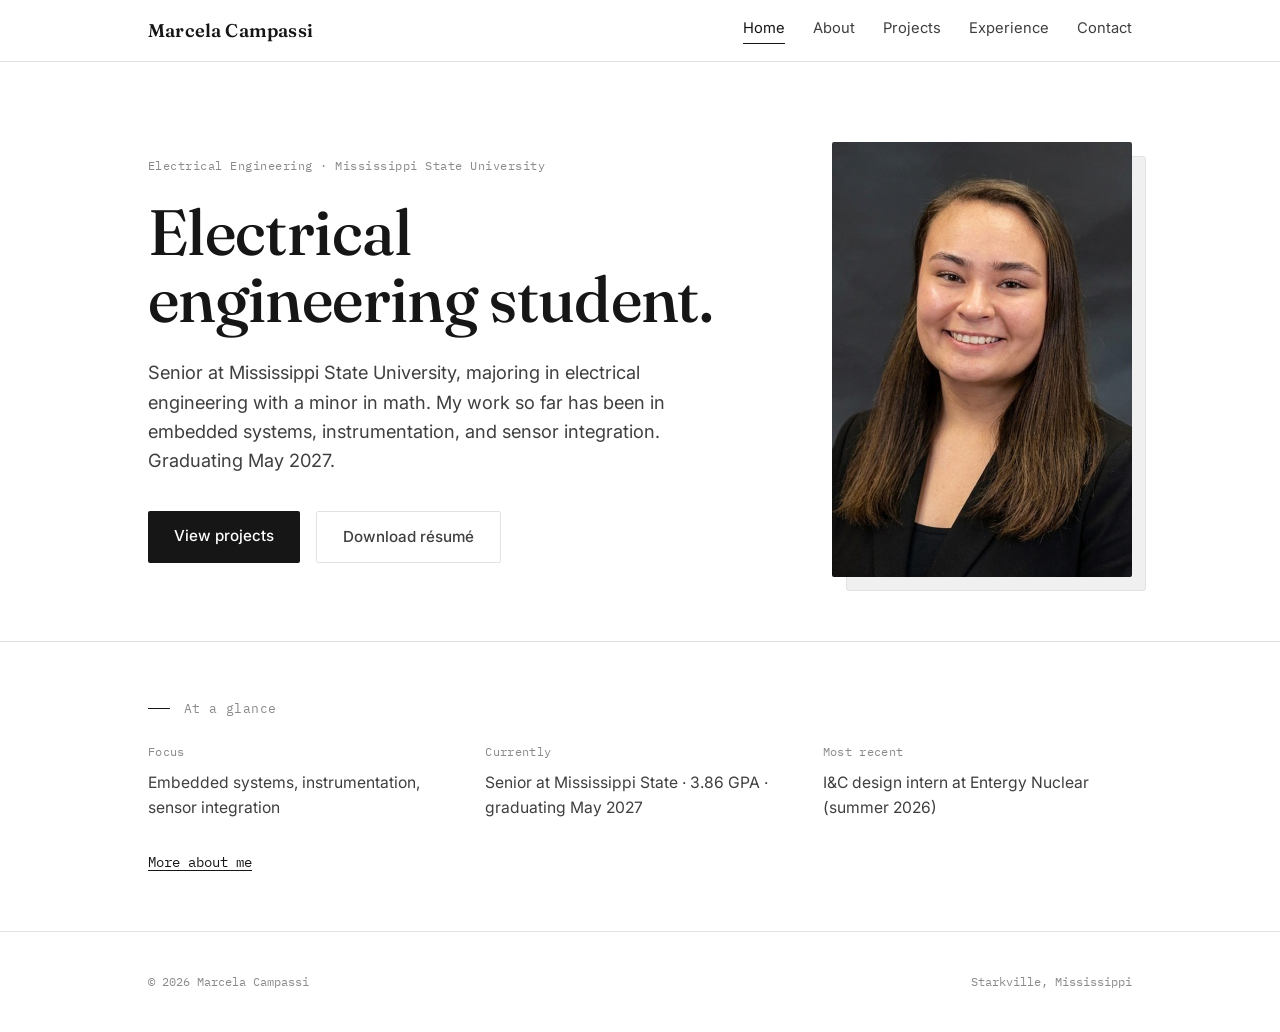
<file: index.html>
<!DOCTYPE html>
<html lang="en">
<head>
<meta charset="UTF-8">
<meta name="viewport" content="width=device-width, initial-scale=1.0">
<title>Marcela Campassi | Electrical Engineering</title>
<meta name="description" content="Electrical Engineering student at Mississippi State University focused on embedded systems, instrumentation, and hardware design.">
<link rel="icon" href="data:image/svg+xml,%3Csvg xmlns='http://www.w3.org/2000/svg' viewBox='0 0 32 32'%3E%3Crect width='32' height='32' rx='6' fill='%23153B50'/%3E%3Ctext x='16' y='22' font-family='Georgia,serif' font-size='16' fill='%23E8C547' text-anchor='middle' font-weight='700'%3EMC%3C/text%3E%3C/svg%3E">
<link rel="preconnect" href="https://fonts.googleapis.com">
<link rel="preconnect" href="https://fonts.gstatic.com" crossorigin>
<link href="https://fonts.googleapis.com/css2?family=Fraunces:opsz,wght@9..144,400;9..144,500;9..144,600&family=Inter:wght@400;500;600&family=IBM+Plex+Mono:wght@400;500&display=swap" rel="stylesheet">
<link rel="stylesheet" href="style.css">
</head>
<body>
<nav>
  <div class="nav-inner">
    <a class="brand" href="./">Marcela Campassi</a>
    <div class="nav-links">
      <a href="./" class="active">Home</a>
      <a href="about" >About</a>
      <a href="projects" >Projects</a>
      <a href="experience" >Experience</a>
      <a href="contact" >Contact</a>
    </div>
  </div>
</nav>
<header class="hero">
  <div class="wrap">
    <div class="hero-grid">
      <div>
        <p class="eyebrow">Electrical Engineering &middot; Mississippi State University</p>
        <h1>Electrical engineering student.</h1>
        <p class="lede">Senior at Mississippi State University, majoring in electrical engineering with a minor in math. My work so far has been in embedded systems, instrumentation, and sensor integration. Graduating May 2027.</p>
        <div class="hero-cta">
          <a class="btn btn-solid" href="projects">View projects</a>
          <a class="btn btn-ghost" href="resume.pdf">Download r&eacute;sum&eacute;</a>
        </div>
      </div>
      <div class="portrait">
        <img src="[data-uri]" alt="Marcela Campassi">
      </div>
    </div>
  </div>
</header>

<section class="strip">
  <div class="wrap">
    <div class="sec-head">At a glance</div>
    <div class="glance">
      <div><span class="g-k">Focus</span>Embedded systems, instrumentation, sensor integration</div>
      <div><span class="g-k">Currently</span>Senior at Mississippi State &middot; 3.86 GPA &middot; graduating May 2027</div>
      <div><span class="g-k">Most recent</span>I&amp;C design intern at Entergy Nuclear (summer 2026)</div>
    </div>
    <a class="text-link" href="about">More about me</a>
  </div>
</section>
<footer>
  <div class="wrap">
    <div class="footer-inner">
      <span>&copy; 2026 Marcela Campassi</span>
      <span>Starkville, Mississippi</span>
    </div>
  </div>
</footer>
  <!-- Cloudflare Web Analytics --><script type='module' src='https://static.cloudflareinsights.com/beacon.min.js' data-cf-beacon='{"token": "9872ea9ae251476d80b3cb22bef1b5f8"}'></script><!-- End Cloudflare Web Analytics -->
</body>
</html>
</file>
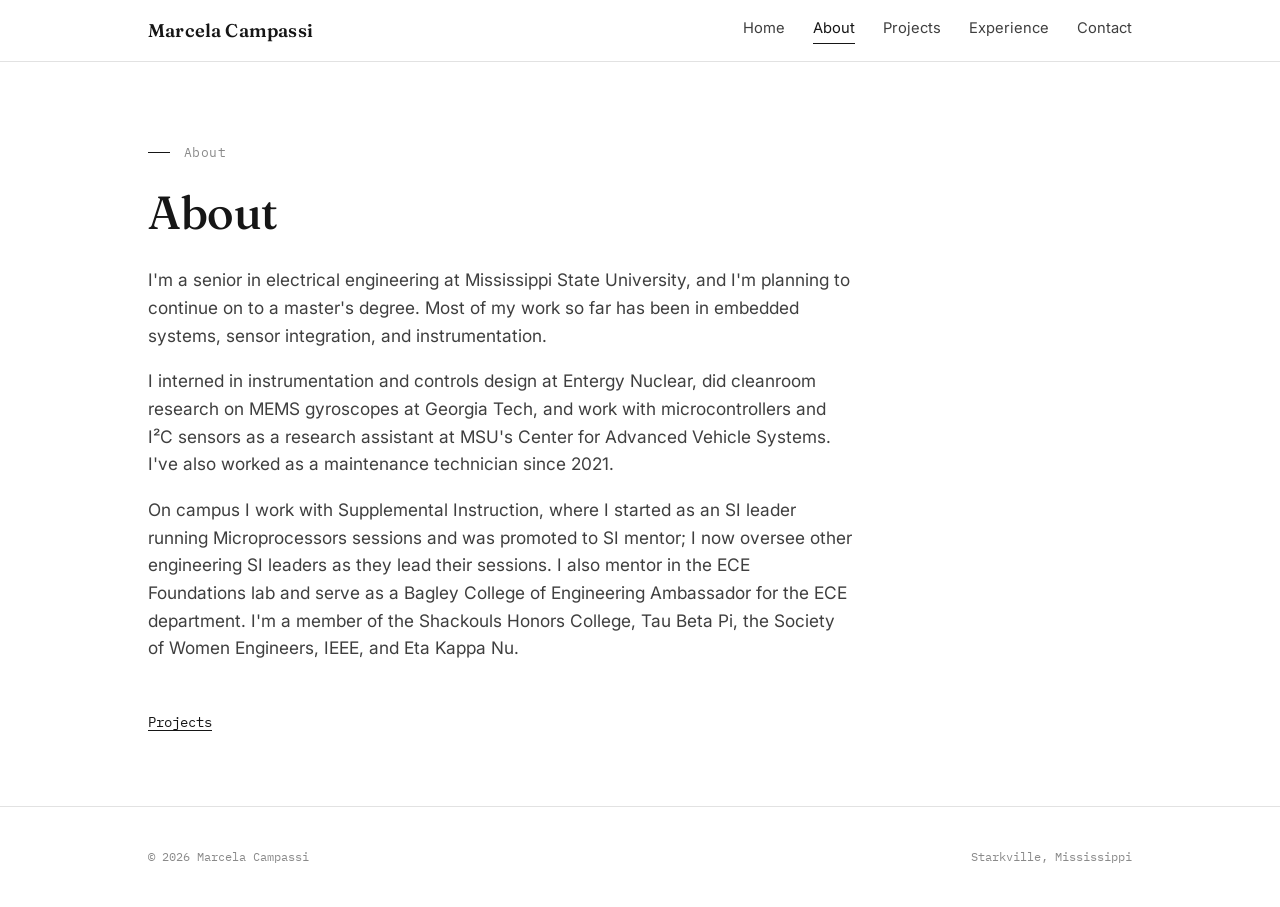
<file: about.html>
<!DOCTYPE html>
<html lang="en">
<head>
<meta charset="UTF-8">
<meta name="viewport" content="width=device-width, initial-scale=1.0">
<title>About | Marcela Campassi</title>
<meta name="description" content="About Marcela Campassi, Electrical Engineering student at Mississippi State University.">
<link rel="icon" href="data:image/svg+xml,%3Csvg xmlns='http://www.w3.org/2000/svg' viewBox='0 0 32 32'%3E%3Crect width='32' height='32' rx='6' fill='%23153B50'/%3E%3Ctext x='16' y='22' font-family='Georgia,serif' font-size='16' fill='%23E8C547' text-anchor='middle' font-weight='700'%3EMC%3C/text%3E%3C/svg%3E">
<link rel="preconnect" href="https://fonts.googleapis.com">
<link rel="preconnect" href="https://fonts.gstatic.com" crossorigin>
<link href="https://fonts.googleapis.com/css2?family=Fraunces:opsz,wght@9..144,400;9..144,500;9..144,600&family=Inter:wght@400;500;600&family=IBM+Plex+Mono:wght@400;500&display=swap" rel="stylesheet">
<link rel="stylesheet" href="style.css">
</head>
<body>
<nav>
  <div class="nav-inner">
    <a class="brand" href="./">Marcela Campassi</a>
    <div class="nav-links">
      <a href="./" >Home</a>
      <a href="about" class="active">About</a>
      <a href="projects" >Projects</a>
      <a href="experience" >Experience</a>
      <a href="contact" >Contact</a>
    </div>
  </div>
</nav>
<section class="page-top about">
  <div class="wrap">
    <div class="sec-head">About</div>
    <h1 class="page-h1">About</h1>
    <p>I'm a senior in electrical engineering at Mississippi State University, and I'm planning to continue on to a master's degree. Most of my work so far has been in embedded systems, sensor integration, and instrumentation.</p>
    <p>I interned in instrumentation and controls design at Entergy Nuclear, did cleanroom research on MEMS gyroscopes at Georgia Tech, and work with microcontrollers and I&sup2;C sensors as a research assistant at MSU's Center for Advanced Vehicle Systems. I've also worked as a maintenance technician since 2021.</p>
    <p>On campus I work with Supplemental Instruction, where I started as an SI leader running Microprocessors sessions and was promoted to SI mentor; I now oversee other engineering SI leaders as they lead their sessions. I also mentor in the ECE Foundations lab and serve as a Bagley College of Engineering Ambassador for the ECE department. I'm a member of the Shackouls Honors College, Tau Beta Pi, the Society of Women Engineers, IEEE, and Eta Kappa Nu.</p>
    <a class="text-link" href="projects">Projects</a>
  </div>
</section>
<footer>
  <div class="wrap">
    <div class="footer-inner">
      <span>&copy; 2026 Marcela Campassi</span>
      <span>Starkville, Mississippi</span>
    </div>
  </div>
</footer>
  <!-- Cloudflare Web Analytics --><script type='module' src='https://static.cloudflareinsights.com/beacon.min.js' data-cf-beacon='{"token": "9872ea9ae251476d80b3cb22bef1b5f8"}'></script><!-- End Cloudflare Web Analytics -->
</body>
</html>
</file>
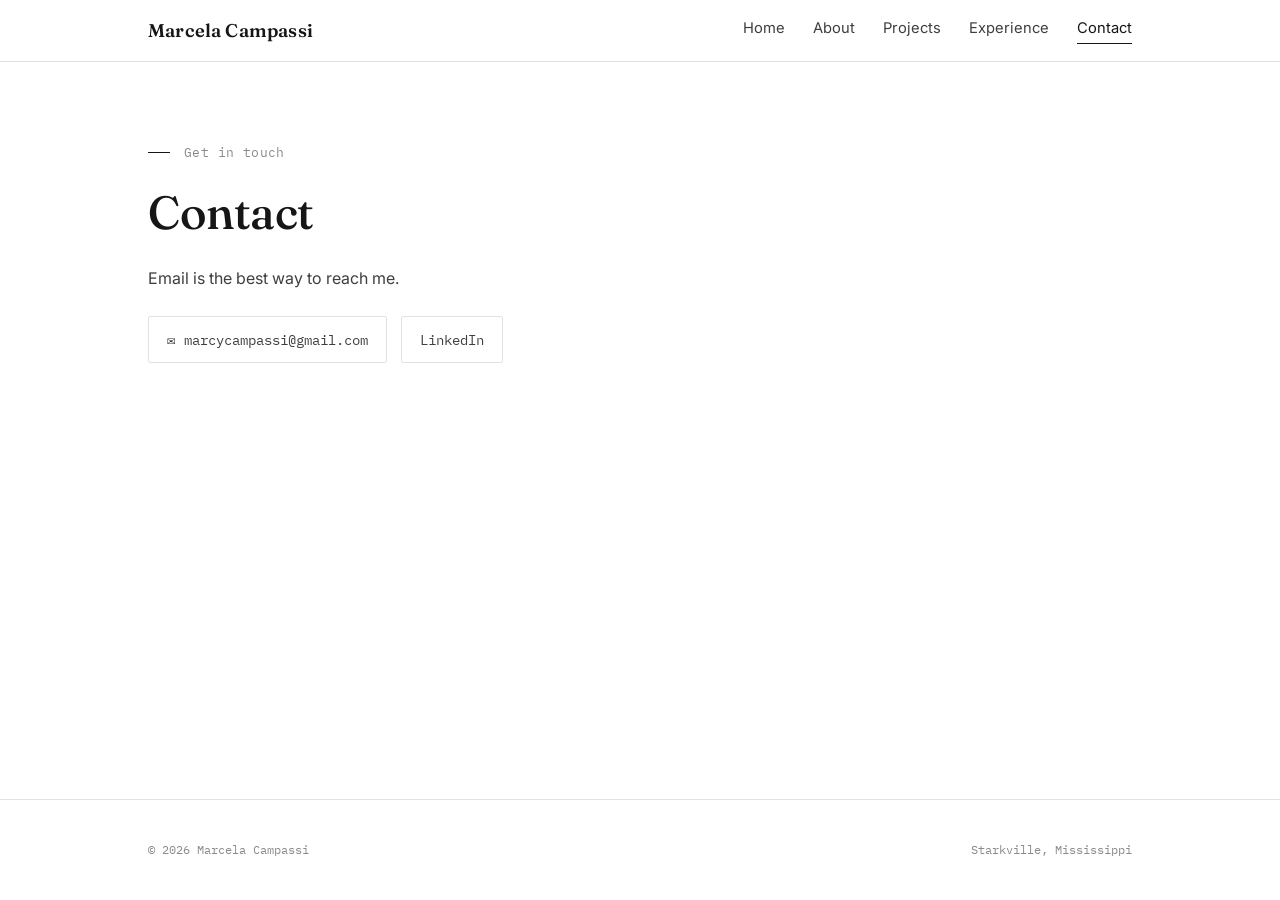
<file: contact.html>
<!DOCTYPE html>
<html lang="en">
<head>
<meta charset="UTF-8">
<meta name="viewport" content="width=device-width, initial-scale=1.0">
<title>Contact | Marcela Campassi</title>
<meta name="description" content="Get in touch with Marcela Campassi.">
<link rel="icon" href="data:image/svg+xml,%3Csvg xmlns='http://www.w3.org/2000/svg' viewBox='0 0 32 32'%3E%3Crect width='32' height='32' rx='6' fill='%23153B50'/%3E%3Ctext x='16' y='22' font-family='Georgia,serif' font-size='16' fill='%23E8C547' text-anchor='middle' font-weight='700'%3EMC%3C/text%3E%3C/svg%3E">
<link rel="preconnect" href="https://fonts.googleapis.com">
<link rel="preconnect" href="https://fonts.gstatic.com" crossorigin>
<link href="https://fonts.googleapis.com/css2?family=Fraunces:opsz,wght@9..144,400;9..144,500;9..144,600&family=Inter:wght@400;500;600&family=IBM+Plex+Mono:wght@400;500&display=swap" rel="stylesheet">
<link rel="stylesheet" href="style.css">
</head>
<body>
<nav>
  <div class="nav-inner">
    <a class="brand" href="./">Marcela Campassi</a>
    <div class="nav-links">
      <a href="./" >Home</a>
      <a href="about" >About</a>
      <a href="projects" >Projects</a>
      <a href="experience" >Experience</a>
      <a href="contact" class="active">Contact</a>
    </div>
  </div>
</nav>
<section class="page-top">
  <div class="wrap">
    <div class="sec-head">Get in touch</div>
    <h1 class="page-h1">Contact</h1>
    <p style="color:var(--slate);max-width:52ch">Email is the best way to reach me.</p>
    <div class="contact-grid">
      <a class="c-link" href="mailto:marcycampassi@gmail.com">&#9993; marcycampassi@gmail.com</a>
      <a class="c-link" href="https://www.linkedin.com/in/marcela-campassi-869290284/">LinkedIn</a>
    </div>
  </div>
</section>
<footer>
  <div class="wrap">
    <div class="footer-inner">
      <span>&copy; 2026 Marcela Campassi</span>
      <span>Starkville, Mississippi</span>
    </div>
  </div>
</footer>
  <!-- Cloudflare Web Analytics --><script type='module' src='https://static.cloudflareinsights.com/beacon.min.js' data-cf-beacon='{"token": "9872ea9ae251476d80b3cb22bef1b5f8"}'></script><!-- End Cloudflare Web Analytics -->
</body>
</html>
</file>
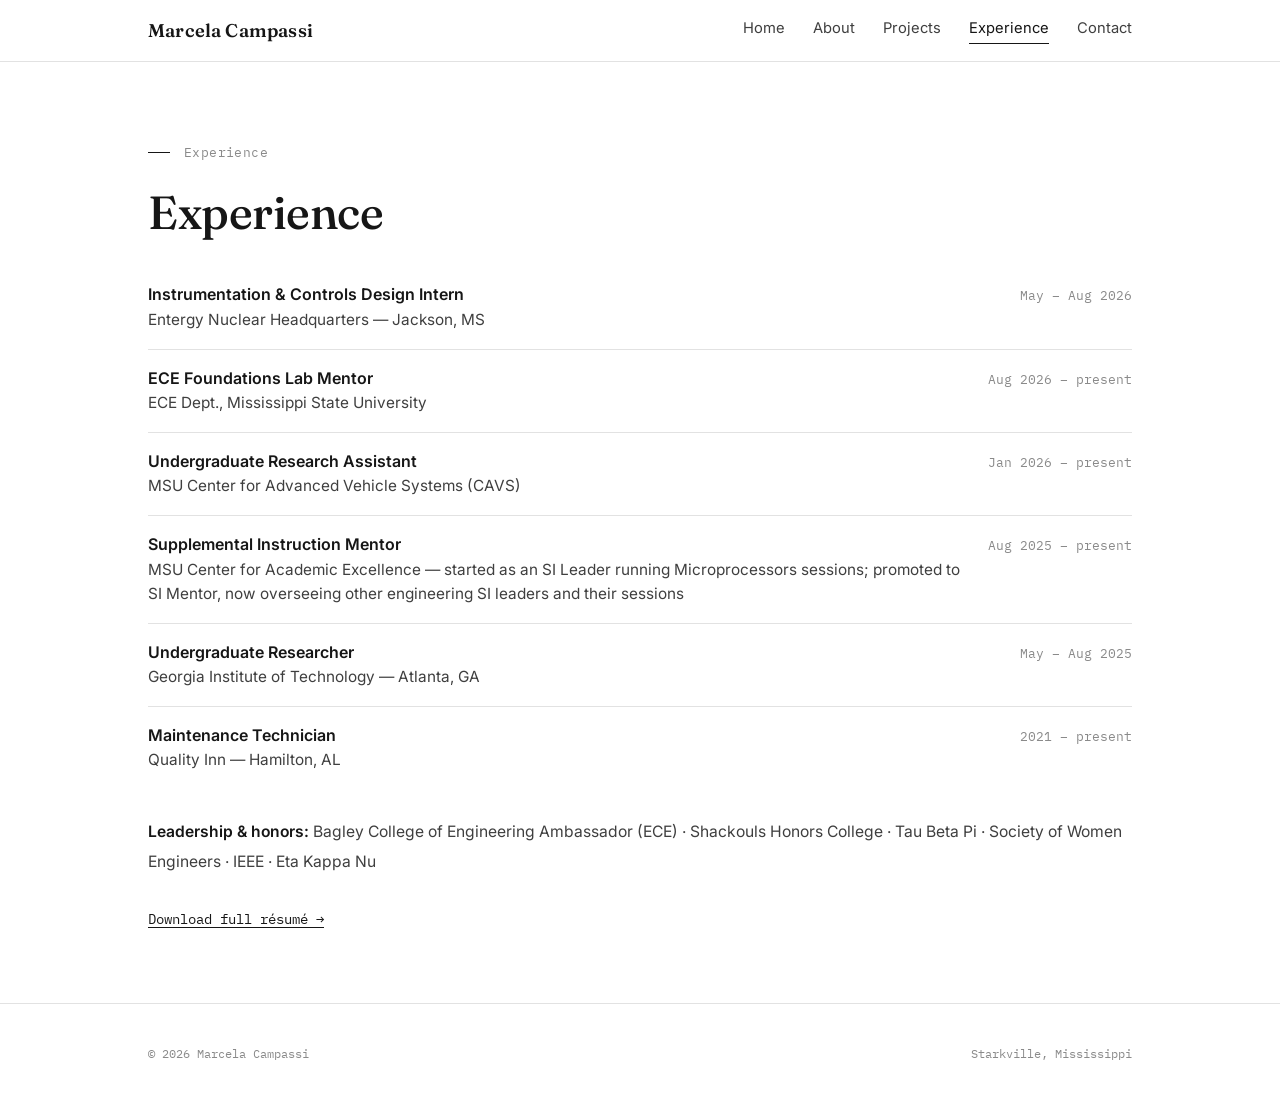
<file: experience.html>
<!DOCTYPE html>
<html lang="en">
<head>
<meta charset="UTF-8">
<meta name="viewport" content="width=device-width, initial-scale=1.0">
<title>Experience | Marcela Campassi</title>
<meta name="description" content="Experience and background of Marcela Campassi.">
<link rel="icon" href="data:image/svg+xml,%3Csvg xmlns='http://www.w3.org/2000/svg' viewBox='0 0 32 32'%3E%3Crect width='32' height='32' rx='6' fill='%23153B50'/%3E%3Ctext x='16' y='22' font-family='Georgia,serif' font-size='16' fill='%23E8C547' text-anchor='middle' font-weight='700'%3EMC%3C/text%3E%3C/svg%3E">
<link rel="preconnect" href="https://fonts.googleapis.com">
<link rel="preconnect" href="https://fonts.gstatic.com" crossorigin>
<link href="https://fonts.googleapis.com/css2?family=Fraunces:opsz,wght@9..144,400;9..144,500;9..144,600&family=Inter:wght@400;500;600&family=IBM+Plex+Mono:wght@400;500&display=swap" rel="stylesheet">
<link rel="stylesheet" href="style.css">
</head>
<body>
<nav>
  <div class="nav-inner">
    <a class="brand" href="./">Marcela Campassi</a>
    <div class="nav-links">
      <a href="./" >Home</a>
      <a href="about" >About</a>
      <a href="projects" >Projects</a>
      <a href="experience" class="active">Experience</a>
      <a href="contact" >Contact</a>
    </div>
  </div>
</nav>
<section class="page-top">
  <div class="wrap">
    <div class="sec-head">Experience</div>
    <h1 class="page-h1">Experience</h1>

    <div class="xp-row">
      <div><div class="xp-role">Instrumentation &amp; Controls Design Intern</div><div class="xp-org">Entergy Nuclear Headquarters &mdash; Jackson, MS</div></div>
      <div class="xp-when">May &ndash; Aug 2026</div>
    </div>
    <div class="xp-row">
      <div><div class="xp-role">ECE Foundations Lab Mentor</div><div class="xp-org">ECE Dept., Mississippi State University</div></div>
      <div class="xp-when">Aug 2026 &ndash; present</div>
    </div>
    <div class="xp-row">
      <div><div class="xp-role">Undergraduate Research Assistant</div><div class="xp-org">MSU Center for Advanced Vehicle Systems (CAVS)</div></div>
      <div class="xp-when">Jan 2026 &ndash; present</div>
    </div>
    <div class="xp-row">
      <div><div class="xp-role">Supplemental Instruction Mentor</div><div class="xp-org">MSU Center for Academic Excellence &mdash; started as an SI Leader running Microprocessors sessions; promoted to SI Mentor, now overseeing other engineering SI leaders and their sessions</div></div>
      <div class="xp-when">Aug 2025 &ndash; present</div>
    </div>
    <div class="xp-row">
      <div><div class="xp-role">Undergraduate Researcher</div><div class="xp-org">Georgia Institute of Technology &mdash; Atlanta, GA</div></div>
      <div class="xp-when">May &ndash; Aug 2025</div>
    </div>
    <div class="xp-row">
      <div><div class="xp-role">Maintenance Technician</div><div class="xp-org">Quality Inn &mdash; Hamilton, AL</div></div>
      <div class="xp-when">2021 &ndash; present</div>
    </div>

    <p class="honors">
      <b>Leadership &amp; honors:</b> Bagley College of Engineering Ambassador (ECE) &middot; Shackouls Honors College &middot; Tau Beta Pi &middot; Society of Women Engineers &middot; IEEE &middot; Eta Kappa Nu
    </p>
    <a class="text-link" href="resume.pdf">Download full r&eacute;sum&eacute; &rarr;</a>
  </div>
</section>
<footer>
  <div class="wrap">
    <div class="footer-inner">
      <span>&copy; 2026 Marcela Campassi</span>
      <span>Starkville, Mississippi</span>
    </div>
  </div>
</footer>
  <!-- Cloudflare Web Analytics --><script type='module' src='https://static.cloudflareinsights.com/beacon.min.js' data-cf-beacon='{"token": "9872ea9ae251476d80b3cb22bef1b5f8"}'></script><!-- End Cloudflare Web Analytics -->
</body>
</html>
</file>
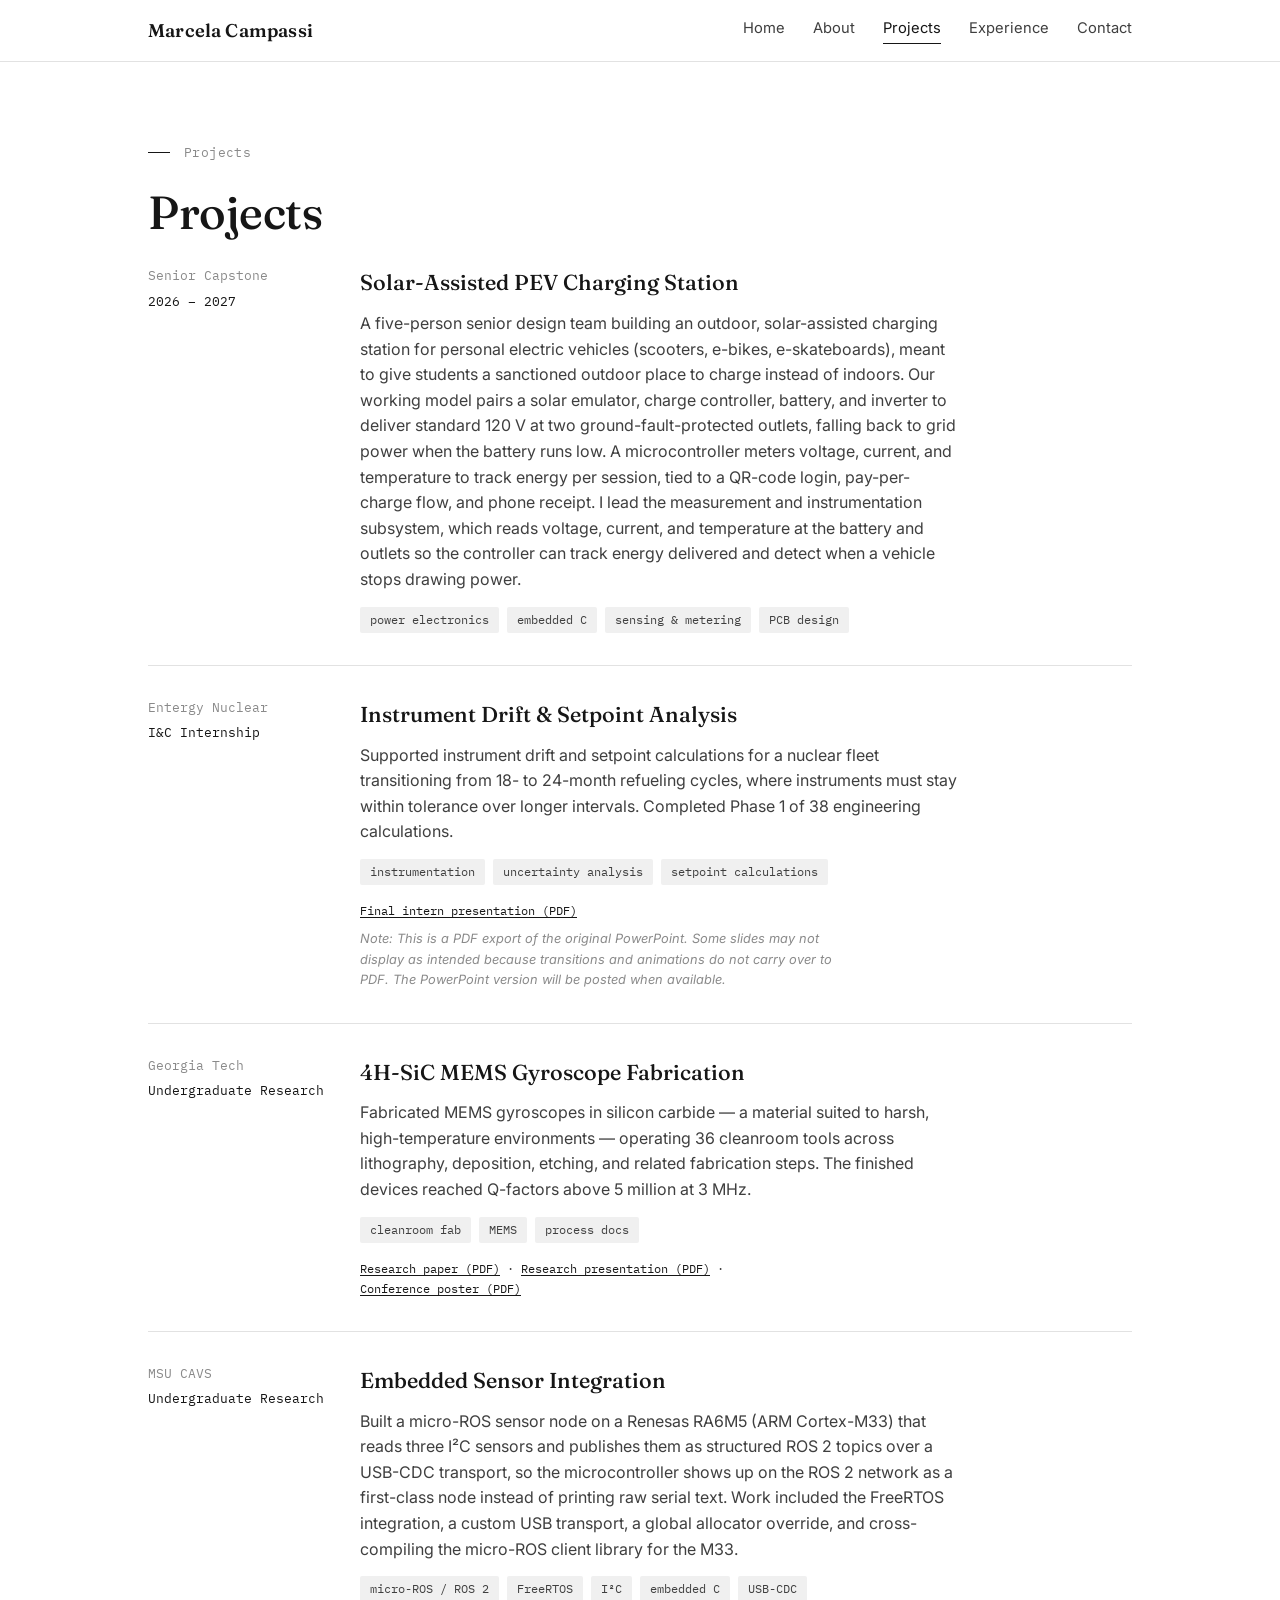
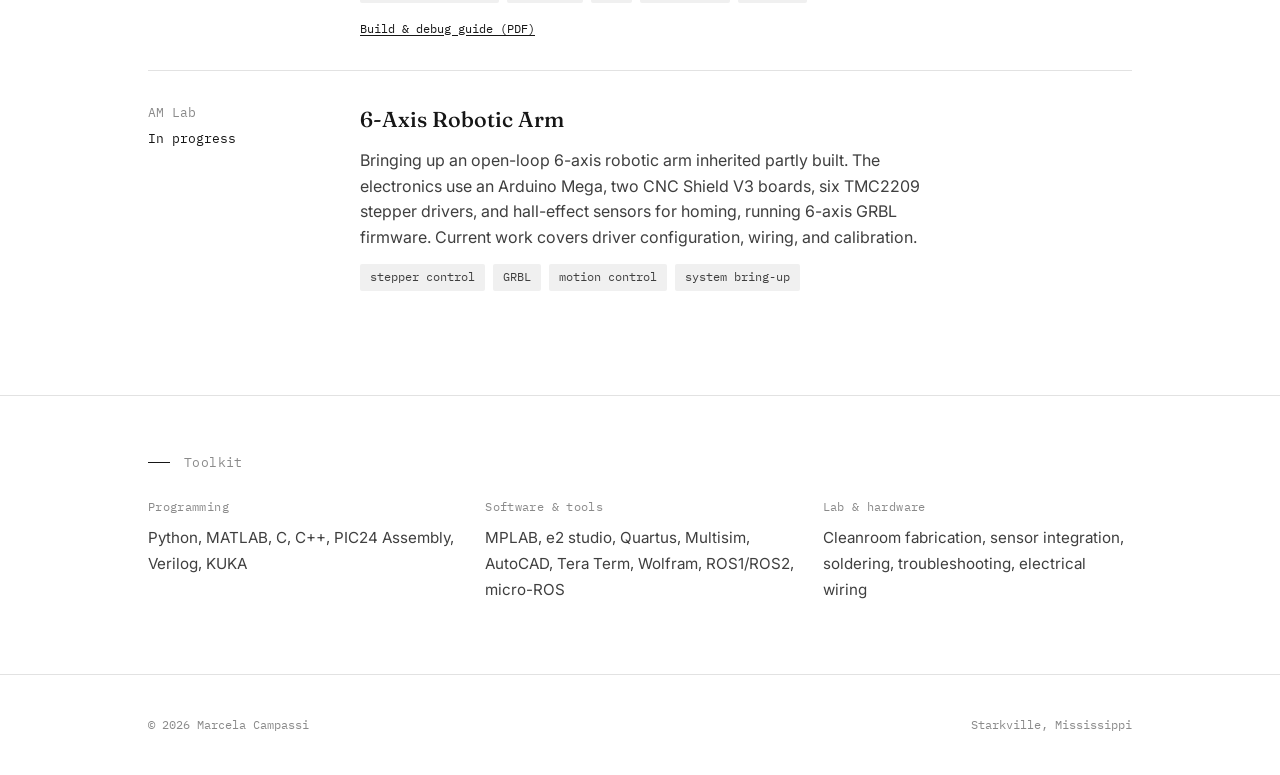
<file: projects.html>
<!DOCTYPE html>
<html lang="en">
<head>
<meta charset="UTF-8">
<meta name="viewport" content="width=device-width, initial-scale=1.0">
<title>Projects | Marcela Campassi</title>
<meta name="description" content="Engineering projects by Marcela Campassi: solar charging station, nuclear instrumentation, MEMS fabrication, embedded systems.">
<link rel="icon" href="data:image/svg+xml,%3Csvg xmlns='http://www.w3.org/2000/svg' viewBox='0 0 32 32'%3E%3Crect width='32' height='32' rx='6' fill='%23153B50'/%3E%3Ctext x='16' y='22' font-family='Georgia,serif' font-size='16' fill='%23E8C547' text-anchor='middle' font-weight='700'%3EMC%3C/text%3E%3C/svg%3E">
<link rel="preconnect" href="https://fonts.googleapis.com">
<link rel="preconnect" href="https://fonts.gstatic.com" crossorigin>
<link href="https://fonts.googleapis.com/css2?family=Fraunces:opsz,wght@9..144,400;9..144,500;9..144,600&family=Inter:wght@400;500;600&family=IBM+Plex+Mono:wght@400;500&display=swap" rel="stylesheet">
<link rel="stylesheet" href="style.css">
</head>
<body>
<nav>
  <div class="nav-inner">
    <a class="brand" href="./">Marcela Campassi</a>
    <div class="nav-links">
      <a href="./" >Home</a>
      <a href="about" >About</a>
      <a href="projects" class="active">Projects</a>
      <a href="experience" >Experience</a>
      <a href="contact" >Contact</a>
    </div>
  </div>
</nav>
<section class="page-top">
  <div class="wrap">
    <div class="sec-head">Projects</div>
    <h1 class="page-h1">Projects</h1>
    <div class="proj">

      <div class="p-item">
        <div class="p-meta">Senior Capstone<span class="yr">2026 &ndash; 2027</span></div>
        <div class="p-body">
          <h3>Solar-Assisted PEV Charging Station</h3>
          <p>A five-person senior design team building an outdoor, solar-assisted charging station for personal electric vehicles (scooters, e-bikes, e-skateboards), meant to give students a sanctioned outdoor place to charge instead of indoors. Our working model pairs a solar emulator, charge controller, battery, and inverter to deliver standard 120&nbsp;V at two ground-fault-protected outlets, falling back to grid power when the battery runs low. A microcontroller meters voltage, current, and temperature to track energy per session, tied to a QR-code login, pay-per-charge flow, and phone receipt. I lead the measurement and instrumentation subsystem, which reads voltage, current, and temperature at the battery and outlets so the controller can track energy delivered and detect when a vehicle stops drawing power.</p>
          <div class="tags"><span class="tag">power electronics</span><span class="tag">embedded C</span><span class="tag">sensing &amp; metering</span><span class="tag">PCB design</span></div>
        </div>
      </div>

      <div class="p-item">
        <div class="p-meta">Entergy Nuclear<span class="yr">I&amp;C Internship</span></div>
        <div class="p-body">
          <h3>Instrument Drift &amp; Setpoint Analysis</h3>
          <p>Supported instrument drift and setpoint calculations for a nuclear fleet transitioning from 18- to 24-month refueling cycles, where instruments must stay within tolerance over longer intervals. Completed Phase 1 of 38 engineering calculations.</p>
          <div class="tags"><span class="tag">instrumentation</span><span class="tag">uncertainty analysis</span><span class="tag">setpoint calculations</span></div>
          <p class="p-links"><a href="entergy-presentation.pdf">Final intern presentation (PDF)</a></p>
          <p class="p-note">Note: This is a PDF export of the original PowerPoint. Some slides may not display as intended because transitions and animations do not carry over to PDF. The PowerPoint version will be posted when available.</p>
        </div>
      </div>

      <div class="p-item">
        <div class="p-meta">Georgia Tech<span class="yr">Undergraduate Research</span></div>
        <div class="p-body">
          <h3>4H-SiC MEMS Gyroscope Fabrication</h3>
          <p>Fabricated MEMS gyroscopes in silicon carbide &mdash; a material suited to harsh, high-temperature environments &mdash; operating 36 cleanroom tools across lithography, deposition, etching, and related fabrication steps. The finished devices reached Q-factors above 5 million at 3&nbsp;MHz.</p>
          <div class="tags"><span class="tag">cleanroom fab</span><span class="tag">MEMS</span><span class="tag">process docs</span></div>
          <p class="p-links"><a href="mems-paper.pdf">Research paper (PDF)</a> &middot; <a href="https://nnci.net/sites/default/files/C17Campassi%2CMarcela.pdf">Research presentation (PDF)</a> &middot; <a href="mems-poster.pdf">Conference poster (PDF)</a></p>
        </div>
      </div>

      <div class="p-item">
        <div class="p-meta">MSU CAVS<span class="yr">Undergraduate Research</span></div>
        <div class="p-body">
          <h3>Embedded Sensor Integration</h3>
          <p>Built a micro-ROS sensor node on a Renesas RA6M5 (ARM Cortex-M33) that reads three I&sup2;C sensors and publishes them as structured ROS 2 topics over a USB-CDC transport, so the microcontroller shows up on the ROS 2 network as a first-class node instead of printing raw serial text. Work included the FreeRTOS integration, a custom USB transport, a global allocator override, and cross-compiling the micro-ROS client library for the M33.</p>
          <div class="tags"><span class="tag">micro-ROS / ROS 2</span><span class="tag">FreeRTOS</span><span class="tag">I&sup2;C</span><span class="tag">embedded C</span><span class="tag">USB-CDC</span></div>
          <p class="p-links"><a href="microros-guide.pdf">Build &amp; debug guide (PDF)</a></p>
        </div>
      </div>

      <div class="p-item">
        <div class="p-meta">AM Lab<span class="yr">In progress</span></div>
        <div class="p-body">
          <h3>6-Axis Robotic Arm</h3>
          <p>Bringing up an open-loop 6-axis robotic arm inherited partly built. The electronics use an Arduino Mega, two CNC Shield V3 boards, six TMC2209 stepper drivers, and hall-effect sensors for homing, running 6-axis GRBL firmware. Current work covers driver configuration, wiring, and calibration.</p>
          <div class="tags"><span class="tag">stepper control</span><span class="tag">GRBL</span><span class="tag">motion control</span><span class="tag">system bring-up</span></div>
        </div>
      </div>

    </div>
  </div>
</section>

<section class="skills-sec">
  <div class="wrap">
    <div class="sec-head">Toolkit</div>
    <div class="skill-grid">
      <div><span class="s-k">Programming</span>Python, MATLAB, C, C++, PIC24 Assembly, Verilog, KUKA</div>
      <div><span class="s-k">Software &amp; tools</span>MPLAB, e2 studio, Quartus, Multisim, AutoCAD, Tera Term, Wolfram, ROS1/ROS2, micro-ROS</div>
      <div><span class="s-k">Lab &amp; hardware</span>Cleanroom fabrication, sensor integration, soldering, troubleshooting, electrical wiring</div>
    </div>
  </div>
</section>

<footer>
  <div class="wrap">
    <div class="footer-inner">
      <span>&copy; 2026 Marcela Campassi</span>
      <span>Starkville, Mississippi</span>
    </div>
  </div>
</footer>
  <!-- Cloudflare Web Analytics --><script type='module' src='https://static.cloudflareinsights.com/beacon.min.js' data-cf-beacon='{"token": "9872ea9ae251476d80b3cb22bef1b5f8"}'></script><!-- End Cloudflare Web Analytics -->
</body>
</html>
</file>
<file: style.css>
:root{
  --ink:#161616;
  --deep:#161616;
  --slate:#3f3f3f;
  --mist:#8a8a8a;
  --paper:#ffffff;
  --card:#ffffff;
  --line:#e2e2e2;
  --gold:#161616;
  --gold-soft:#f0f0f0;
  --sig:Fraunces,Georgia,serif;
  --body:Inter,-apple-system,sans-serif;
  --mono:"IBM Plex Mono",monospace;
}
*{box-sizing:border-box;margin:0;padding:0}
html{scroll-behavior:smooth}
body{
  font-family:var(--body);
  color:var(--ink);
  background:var(--paper);
  line-height:1.6;
  -webkit-font-smoothing:antialiased;
  display:flex;flex-direction:column;min-height:100vh;
}
a{color:inherit}
img{max-width:100%;display:block}
.wrap{max-width:1040px;margin:0 auto;padding:0 28px;width:100%}

/* ---- Nav ---- */
nav{
  position:sticky;top:0;z-index:20;
  background:rgba(255,255,255,.9);
  backdrop-filter:blur(8px);
  border-bottom:1px solid var(--line);
}
.nav-inner{
  max-width:1040px;margin:0 auto;padding:16px 28px;
  display:flex;align-items:center;justify-content:space-between;
}
.brand{font-family:var(--sig);font-weight:600;font-size:1.15rem;letter-spacing:.01em;text-decoration:none}
.nav-links{display:flex;gap:28px;font-size:.92rem}
.nav-links a{color:var(--slate);text-decoration:none;transition:color .15s;padding-bottom:2px;border-bottom:1px solid transparent}
.nav-links a:hover{color:var(--gold)}
.nav-links a.active{color:var(--deep);border-bottom-color:var(--gold)}
@media(max-width:620px){
  .nav-inner{flex-direction:column;gap:12px;align-items:flex-start}
  .nav-links{gap:18px;flex-wrap:wrap}
}

/* ---- shared section frame ---- */
main,header,section{width:100%}
.sec-head{
  font-family:var(--mono);font-size:.82rem;color:var(--mist);
  letter-spacing:.03em;margin-bottom:24px;
  display:flex;align-items:center;gap:14px;
}
.sec-head::before{content:"";width:22px;height:1px;background:var(--gold)}
.page-top{padding:80px 0 72px;flex:1}
.page-h1{
  font-family:var(--sig);font-weight:500;font-size:clamp(2rem,5vw,2.9rem);
  color:var(--deep);margin-bottom:28px;letter-spacing:-.01em;line-height:1.1;
}
.text-link{
  display:inline-block;margin-top:32px;font-family:var(--mono);
  font-size:.85rem;color:var(--ink);text-decoration:underline;text-underline-offset:3px;
}
.text-link:hover{color:var(--deep)}

/* ---- Hero (home) ---- */
.hero{padding:80px 0 64px}
.hero-grid{display:grid;grid-template-columns:1fr 300px;gap:56px;align-items:center}
.eyebrow{font-family:var(--mono);font-size:.78rem;color:var(--mist);letter-spacing:.04em;margin-bottom:22px}
h1{font-family:var(--sig);font-weight:500;font-size:clamp(2.4rem,6vw,4rem);line-height:1.05;letter-spacing:-.01em;color:var(--deep);max-width:14ch}
.lede{margin-top:26px;font-size:1.14rem;color:var(--slate);max-width:52ch}
.hero-cta{margin-top:36px;display:flex;gap:16px;flex-wrap:wrap}
.portrait{position:relative}
.portrait img{width:100%;border-radius:2px}
.portrait::after{content:"";position:absolute;inset:0;border:1px solid var(--line);border-radius:3px;transform:translate(14px,14px);z-index:-1;background:var(--gold-soft)}
.btn{display:inline-block;padding:13px 26px;border-radius:2px;font-size:.95rem;font-weight:500;text-decoration:none;transition:all .15s}
.btn-solid{background:var(--deep);color:#fff}
.btn-solid:hover{background:var(--ink)}
.btn-ghost{border:1px solid var(--line);color:var(--slate)}
.btn-ghost:hover{border-color:var(--gold);color:var(--gold)}
@media(max-width:760px){
  .hero-grid{grid-template-columns:1fr;gap:40px}
  .portrait{max-width:260px}
}

/* ---- home glance strip ---- */
.strip{padding:56px 0;border-top:1px solid var(--line);flex:1}
.glance{display:grid;grid-template-columns:repeat(3,1fr);gap:28px}
.glance div{color:var(--slate);font-size:.98rem}
.g-k{display:block;font-family:var(--mono);font-size:.74rem;color:var(--mist);margin-bottom:8px;letter-spacing:.03em}
@media(max-width:680px){.glance{grid-template-columns:1fr;gap:20px}}

/* ---- About ---- */
.about p{font-size:1.08rem;color:var(--slate);max-width:64ch;margin-bottom:18px}

/* ---- Projects ---- */
.proj{display:grid;grid-template-columns:1fr;gap:0}
.p-item{padding:32px 0;border-bottom:1px solid var(--line);display:grid;grid-template-columns:180px 1fr;gap:32px;align-items:start}
.p-item:first-child{padding-top:0}
.p-item:last-child{border-bottom:none}
.p-meta{font-family:var(--mono);font-size:.8rem;color:var(--mist);line-height:1.5}
.p-meta .yr{color:var(--gold);display:block;margin-top:6px}
.p-body h3{font-family:var(--sig);font-weight:500;font-size:1.35rem;color:var(--deep);margin-bottom:10px}
.p-body p{color:var(--slate);max-width:60ch;margin-bottom:14px}
.p-body em{color:var(--mist);font-style:italic}
.tags{display:flex;flex-wrap:wrap;gap:8px}
.tag{font-family:var(--mono);font-size:.72rem;color:var(--slate);background:var(--gold-soft);padding:4px 10px;border-radius:2px}
@media(max-width:620px){
  .p-item{grid-template-columns:1fr;gap:12px}
  .p-meta{order:-1}
}

/* ---- Experience ---- */
.xp-row{display:grid;grid-template-columns:1fr auto;gap:16px;padding:16px 0;border-bottom:1px solid var(--line);align-items:baseline}
.xp-row:last-of-type{border-bottom:none}
.xp-role{font-weight:600;color:var(--ink)}
.xp-org{color:var(--slate);font-size:.96rem}
.xp-when{font-family:var(--mono);font-size:.8rem;color:var(--mist);white-space:nowrap}
.honors{margin-top:28px;font-size:.98rem;color:var(--slate);line-height:1.9}
.honors b{color:var(--deep);font-weight:600}

/* ---- Contact ---- */
.contact-grid{display:flex;gap:14px;flex-wrap:wrap;margin-top:24px}
.c-link{font-family:var(--mono);font-size:.9rem;color:var(--slate);text-decoration:none;padding:11px 18px;border:1px solid var(--line);border-radius:2px;transition:all .15s}
.c-link:hover{border-color:var(--gold);color:var(--gold)}

/* ---- Footer ---- */
footer{padding:40px 0;border-top:1px solid var(--line)}
.footer-inner{font-family:var(--mono);font-size:.78rem;color:var(--mist);display:flex;justify-content:space-between;flex-wrap:wrap;gap:8px;width:100%}

@media(prefers-reduced-motion:no-preference){
  .hero .eyebrow,.hero h1,.hero .lede,.hero-cta,.portrait,.page-h1{
    opacity:0;transform:translateY(14px);
    animation:rise .6s cubic-bezier(.2,.7,.3,1) forwards;
  }
  .hero h1{animation-delay:.06s}
  .hero .lede{animation-delay:.12s}
  .hero-cta{animation-delay:.18s}
  .portrait{animation-delay:.15s}
}
@keyframes rise{to{opacity:1;transform:none}}

/* ---- Toolkit / skills ---- */
.skills-sec{padding:56px 0 72px;border-top:1px solid var(--line)}
.skill-grid{display:grid;grid-template-columns:repeat(3,1fr);gap:28px}
.skill-grid div{color:var(--slate);font-size:.95rem;line-height:1.7}
.s-k{display:block;font-family:var(--mono);font-size:.74rem;color:var(--mist);margin-bottom:8px;letter-spacing:.03em}
@media(max-width:680px){.skill-grid{grid-template-columns:1fr;gap:20px}}

.p-links{font-family:var(--mono);font-size:.78rem;margin-top:2px}
.p-links a{color:var(--ink);text-decoration:underline;text-underline-offset:2px}
.p-links a:hover{color:var(--mist)}
.tags + .p-links{margin-top:16px;margin-bottom:0}
.p-body p.p-note{font-size:.8rem;color:var(--mist);font-style:italic;margin-top:8px;margin-bottom:0}
</file>
